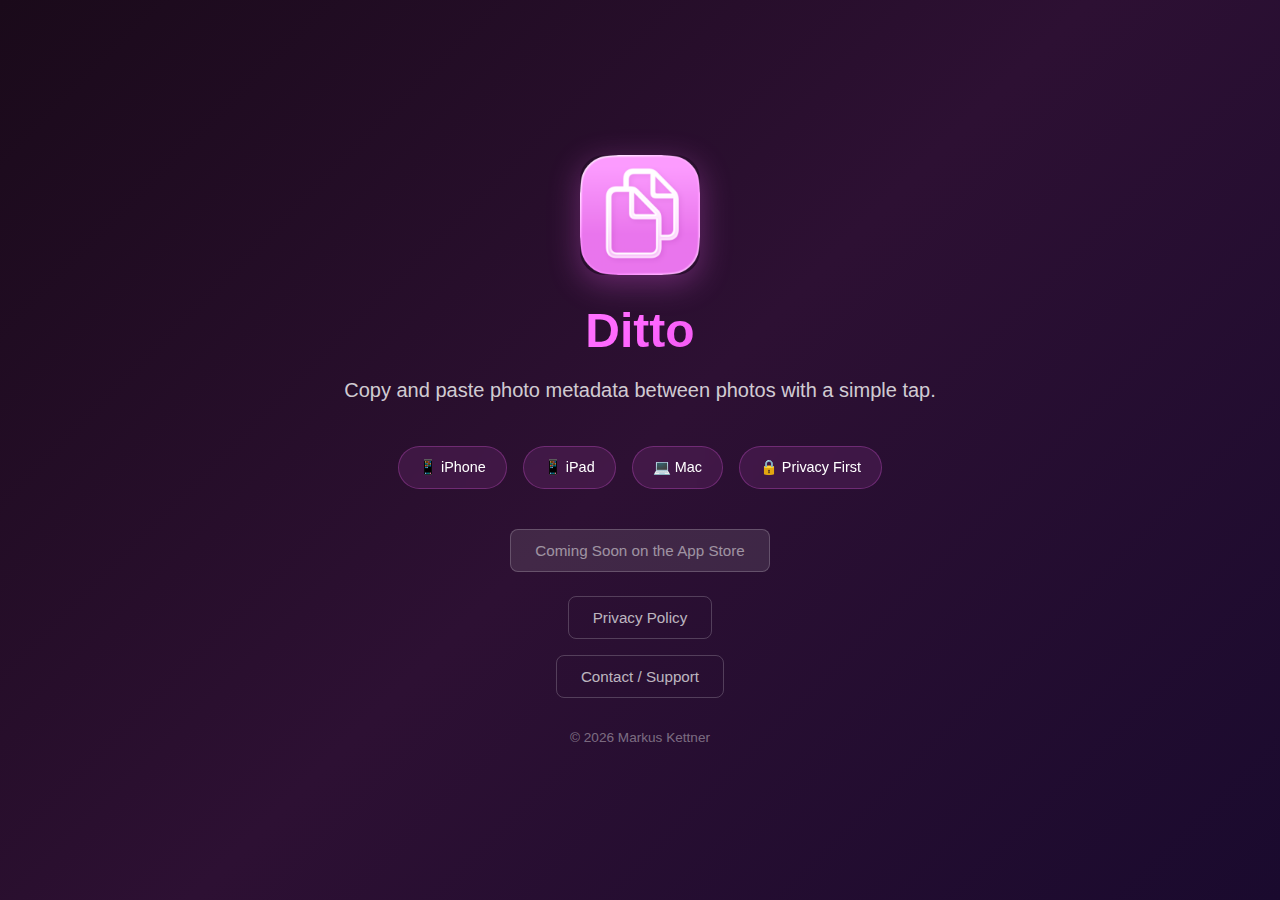
<file: index.html>
<!DOCTYPE html>
<html lang="en">

<head>
    <meta charset="UTF-8">
    <meta name="viewport" content="width=device-width, initial-scale=1.0">
    <title>Ditto - Copy and Paste Photo Metadata</title>
    <meta name="description"
        content="Ditto helps you copy and paste photo metadata between photos with a simple tap. All data is processed on-device for complete privacy.">
    <link rel="icon" type="image/png" href="app-icon.png">
    <link rel="apple-touch-icon" href="app-icon.png">
    <style>
        * {
            margin: 0;
            padding: 0;
            box-sizing: border-box;
        }

        body {
            font-family: -apple-system, BlinkMacSystemFont, 'SF Pro Display', 'Segoe UI', Roboto, Oxygen, Ubuntu, sans-serif;
            min-height: 100vh;
            display: flex;
            flex-direction: column;
            align-items: center;
            justify-content: center;
            background: linear-gradient(135deg, #1a0a1a 0%, #2d1033 50%, #1a0a2e 100%);
            color: #ffffff;
            padding: 2rem;
            text-align: center;
        }

        .container {
            max-width: 600px;
            animation: fadeIn 0.8s ease-out;
        }

        @keyframes fadeIn {
            from {
                opacity: 0;
                transform: translateY(20px);
            }

            to {
                opacity: 1;
                transform: translateY(0);
            }
        }

        .app-icon {
            width: 120px;
            height: 120px;
            border-radius: 24px;
            margin-bottom: 1.5rem;
            box-shadow: 0 8px 32px rgba(255, 102, 255, 0.3);
            animation: pulse 2s ease-in-out infinite;
        }

        @keyframes pulse {

            0%,
            100% {
                transform: scale(1);
            }

            50% {
                transform: scale(1.03);
            }
        }

        h1 {
            font-size: 3rem;
            font-weight: 700;
            margin-bottom: 1rem;
            background: linear-gradient(135deg, #ff99ff 0%, #ff66ff 50%, #cc33cc 100%);
            -webkit-background-clip: text;
            -webkit-text-fill-color: transparent;
            background-clip: text;
        }

        .tagline {
            font-size: 1.25rem;
            color: rgba(255, 255, 255, 0.8);
            margin-bottom: 2.5rem;
            line-height: 1.6;
        }

        .features {
            display: flex;
            flex-wrap: wrap;
            justify-content: center;
            gap: 1rem;
            margin-bottom: 2.5rem;
        }

        .feature {
            background: rgba(255, 102, 255, 0.1);
            backdrop-filter: blur(10px);
            padding: 0.75rem 1.25rem;
            border-radius: 50px;
            font-size: 0.9rem;
            border: 1px solid rgba(255, 102, 255, 0.25);
            transition: transform 0.2s ease, background 0.2s ease;
        }

        .feature:hover {
            transform: translateY(-2px);
            background: rgba(255, 102, 255, 0.2);
        }

        .links {
            display: flex;
            flex-direction: column;
            gap: 1rem;
            align-items: center;
        }

        .privacy-link {
            color: rgba(255, 255, 255, 0.7);
            text-decoration: none;
            font-size: 0.95rem;
            padding: 0.75rem 1.5rem;
            border-radius: 8px;
            transition: all 0.2s ease;
            border: 1px solid rgba(255, 255, 255, 0.2);
        }

        .privacy-link:hover {
            color: #ffffff;
            background: rgba(255, 255, 255, 0.1);
            border-color: rgba(255, 255, 255, 0.4);
        }

        .app-store-badge {
            display: inline-block;
            margin-bottom: 1.5rem;
            transition: transform 0.2s ease, opacity 0.2s ease;
            padding: 0.75rem 1.5rem;
            background: rgba(255, 255, 255, 0.1);
            border-radius: 8px;
            border: 1px solid rgba(255, 255, 255, 0.2);
            color: rgba(255, 255, 255, 0.5);
            font-size: 0.95rem;
            cursor: default;
        }

        footer {
            margin-top: 2rem;
            color: rgba(255, 255, 255, 0.4);
            font-size: 0.85rem;
        }
    </style>
</head>

<body>
    <div class="container">
        <img src="app-icon.png" alt="Ditto App Icon" class="app-icon">
        <h1>Ditto</h1>
        <p class="tagline">Copy and paste photo metadata between photos with a simple tap.</p>

        <div class="features">
            <span class="feature">📱 iPhone</span>
            <span class="feature">📱 iPad</span>
            <span class="feature">💻 Mac</span>
            <span class="feature">🔒 Privacy First</span>
        </div>

        <div class="app-store-badge">
            Coming Soon on the App Store
        </div>

        <div class="links">
            <a href="privacy_policy.html" class="privacy-link">Privacy Policy</a>
            <a href="support.html" class="privacy-link">Contact / Support</a>
        </div>
    </div>

    <footer>
        ©
        <script>document.write(new Date().getFullYear())</script> Markus Kettner
    </footer>
</body>

</html>
</file>
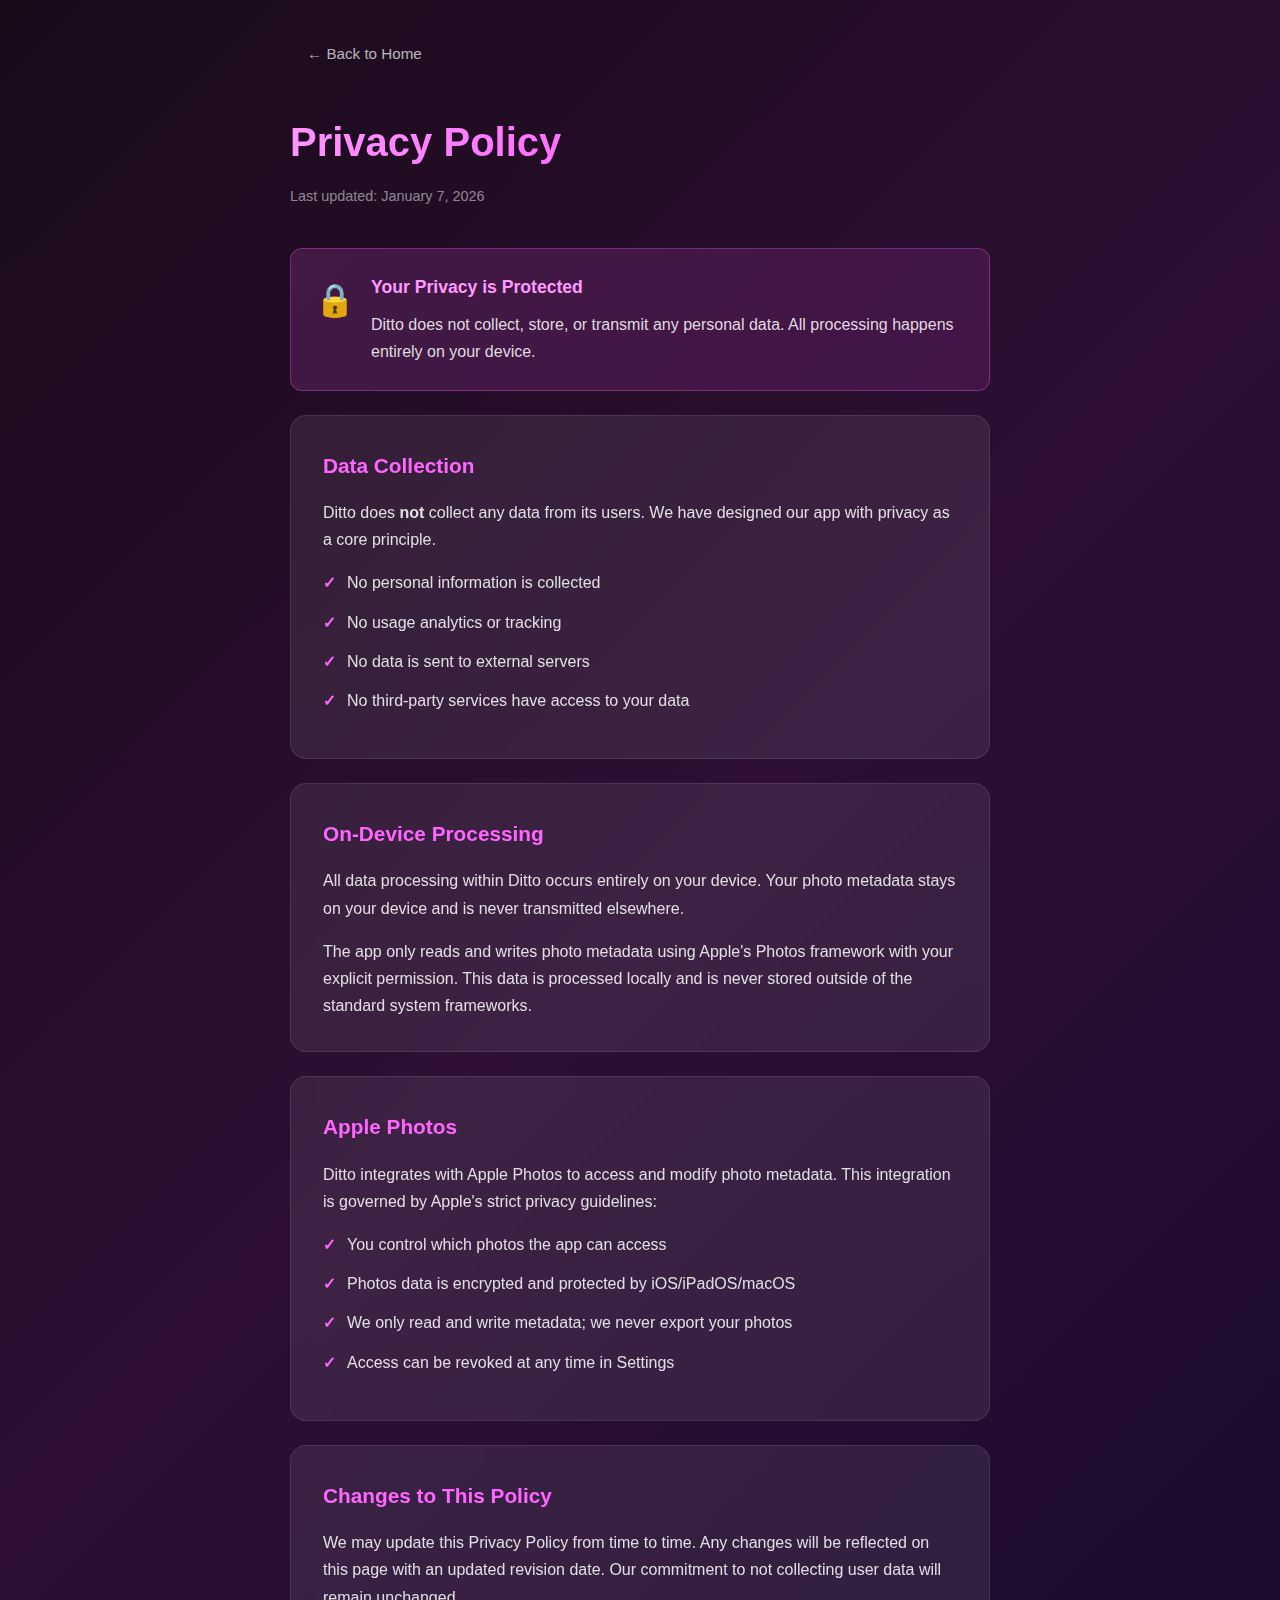
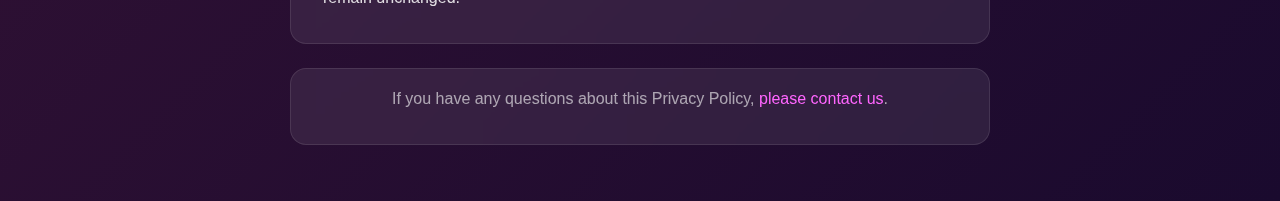
<file: privacy_policy.html>
<!DOCTYPE html>
<html lang="en">

<head>
    <meta charset="UTF-8">
    <meta name="viewport" content="width=device-width, initial-scale=1.0">
    <title>Privacy Policy - Ditto</title>
    <meta name="description" content="Privacy Policy for Ditto app. We do not collect any user data.">
    <link rel="icon" type="image/png" href="app-icon.png">
    <link rel="apple-touch-icon" href="app-icon.png">
    <style>
        * {
            margin: 0;
            padding: 0;
            box-sizing: border-box;
        }

        body {
            font-family: -apple-system, BlinkMacSystemFont, 'SF Pro Display', 'Segoe UI', Roboto, Oxygen, Ubuntu, sans-serif;
            min-height: 100vh;
            background: linear-gradient(135deg, #1a0a1a 0%, #2d1033 50%, #1a0a2e 100%);
            color: #ffffff;
            padding: 2rem;
            line-height: 1.7;
        }

        .container {
            max-width: 700px;
            margin: 0 auto;
            animation: fadeIn 0.8s ease-out;
        }

        @keyframes fadeIn {
            from {
                opacity: 0;
                transform: translateY(20px);
            }

            to {
                opacity: 1;
                transform: translateY(0);
            }
        }

        .back-link {
            display: inline-flex;
            align-items: center;
            gap: 0.5rem;
            color: rgba(255, 255, 255, 0.7);
            text-decoration: none;
            font-size: 0.95rem;
            margin-bottom: 2rem;
            padding: 0.5rem 1rem;
            border-radius: 8px;
            transition: all 0.2s ease;
            border: 1px solid transparent;
        }

        .back-link:hover {
            color: #ffffff;
            background: rgba(255, 255, 255, 0.1);
            border-color: rgba(255, 255, 255, 0.2);
        }

        h1 {
            font-size: 2.5rem;
            font-weight: 700;
            margin-bottom: 0.5rem;
            background: linear-gradient(135deg, #ff99ff 0%, #ff66ff 50%, #cc33cc 100%);
            -webkit-background-clip: text;
            -webkit-text-fill-color: transparent;
            background-clip: text;
        }

        .last-updated {
            color: rgba(255, 255, 255, 0.5);
            font-size: 0.9rem;
            margin-bottom: 2.5rem;
        }

        .policy-card {
            background: rgba(255, 255, 255, 0.08);
            backdrop-filter: blur(10px);
            border-radius: 16px;
            padding: 2rem;
            margin-bottom: 1.5rem;
            border: 1px solid rgba(255, 255, 255, 0.1);
        }

        .policy-card h2 {
            font-size: 1.3rem;
            font-weight: 600;
            margin-bottom: 1rem;
            color: #ff66ff;
        }

        .policy-card p {
            color: rgba(255, 255, 255, 0.85);
            margin-bottom: 1rem;
        }

        .policy-card p:last-child {
            margin-bottom: 0;
        }

        .highlight-box {
            background: linear-gradient(135deg, rgba(255, 102, 255, 0.15) 0%, rgba(204, 51, 204, 0.15) 100%);
            border: 1px solid rgba(255, 102, 255, 0.3);
            border-radius: 12px;
            padding: 1.5rem;
            margin-bottom: 1.5rem;
            display: flex;
            align-items: flex-start;
            gap: 1rem;
        }

        .highlight-box .icon {
            font-size: 2rem;
            flex-shrink: 0;
        }

        .highlight-box .content h3 {
            font-size: 1.1rem;
            font-weight: 600;
            margin-bottom: 0.5rem;
            color: #ff99ff;
        }

        .highlight-box .content p {
            color: rgba(255, 255, 255, 0.85);
            margin: 0;
        }

        ul {
            list-style: none;
            padding: 0;
        }

        ul li {
            position: relative;
            padding-left: 1.5rem;
            margin-bottom: 0.75rem;
            color: rgba(255, 255, 255, 0.85);
        }

        ul li::before {
            content: "✓";
            position: absolute;
            left: 0;
            color: #ff66ff;
            font-weight: bold;
        }

        .contact-section {
            text-align: center;
            padding-top: 1rem;
        }

        .contact-section p {
            color: rgba(255, 255, 255, 0.6);
        }

        .contact-section a {
            color: #ff66ff;
            text-decoration: none;
            transition: color 0.2s ease;
        }

        .contact-section a:hover {
            color: #ff99ff;
        }
    </style>
</head>

<body>
    <div class="container">
        <a href="index.html" class="back-link">← Back to Home</a>

        <h1>Privacy Policy</h1>
        <p class="last-updated">Last updated: January 7, 2026</p>

        <div class="highlight-box">
            <div class="icon">🔒</div>
            <div class="content">
                <h3>Your Privacy is Protected</h3>
                <p>Ditto does not collect, store, or transmit any personal data. All processing happens
                    entirely on your device.</p>
            </div>
        </div>

        <div class="policy-card">
            <h2>Data Collection</h2>
            <p>Ditto does <strong>not</strong> collect any data from its users. We have designed our app with
                privacy as a core principle.</p>
            <ul>
                <li>No personal information is collected</li>
                <li>No usage analytics or tracking</li>
                <li>No data is sent to external servers</li>
                <li>No third-party services have access to your data</li>
            </ul>
        </div>

        <div class="policy-card">
            <h2>On-Device Processing</h2>
            <p>All data processing within Ditto occurs entirely on your device. Your photo metadata stays on your device
                and is never transmitted elsewhere.</p>
            <p>The app only reads and writes photo metadata using Apple's Photos framework with your explicit
                permission. This data is processed locally and is never stored outside of the standard system
                frameworks.</p>
        </div>

        <div class="policy-card">
            <h2>Apple Photos</h2>
            <p>Ditto integrates with Apple Photos to access and modify photo metadata. This integration is governed
                by Apple's strict privacy guidelines:</p>
            <ul>
                <li>You control which photos the app can access</li>
                <li>Photos data is encrypted and protected by iOS/iPadOS/macOS</li>
                <li>We only read and write metadata; we never export your photos</li>
                <li>Access can be revoked at any time in Settings</li>
            </ul>
        </div>

        <div class="policy-card">
            <h2>Changes to This Policy</h2>
            <p>We may update this Privacy Policy from time to time. Any changes will be reflected on this page with an
                updated revision date. Our commitment to not collecting user data will remain unchanged.</p>
        </div>

        <div class="policy-card contact-section">
            <p>If you have any questions about this Privacy Policy, <a href="support.html">please contact us</a>.</p>
        </div>
    </div>
</body>

</html>
</file>
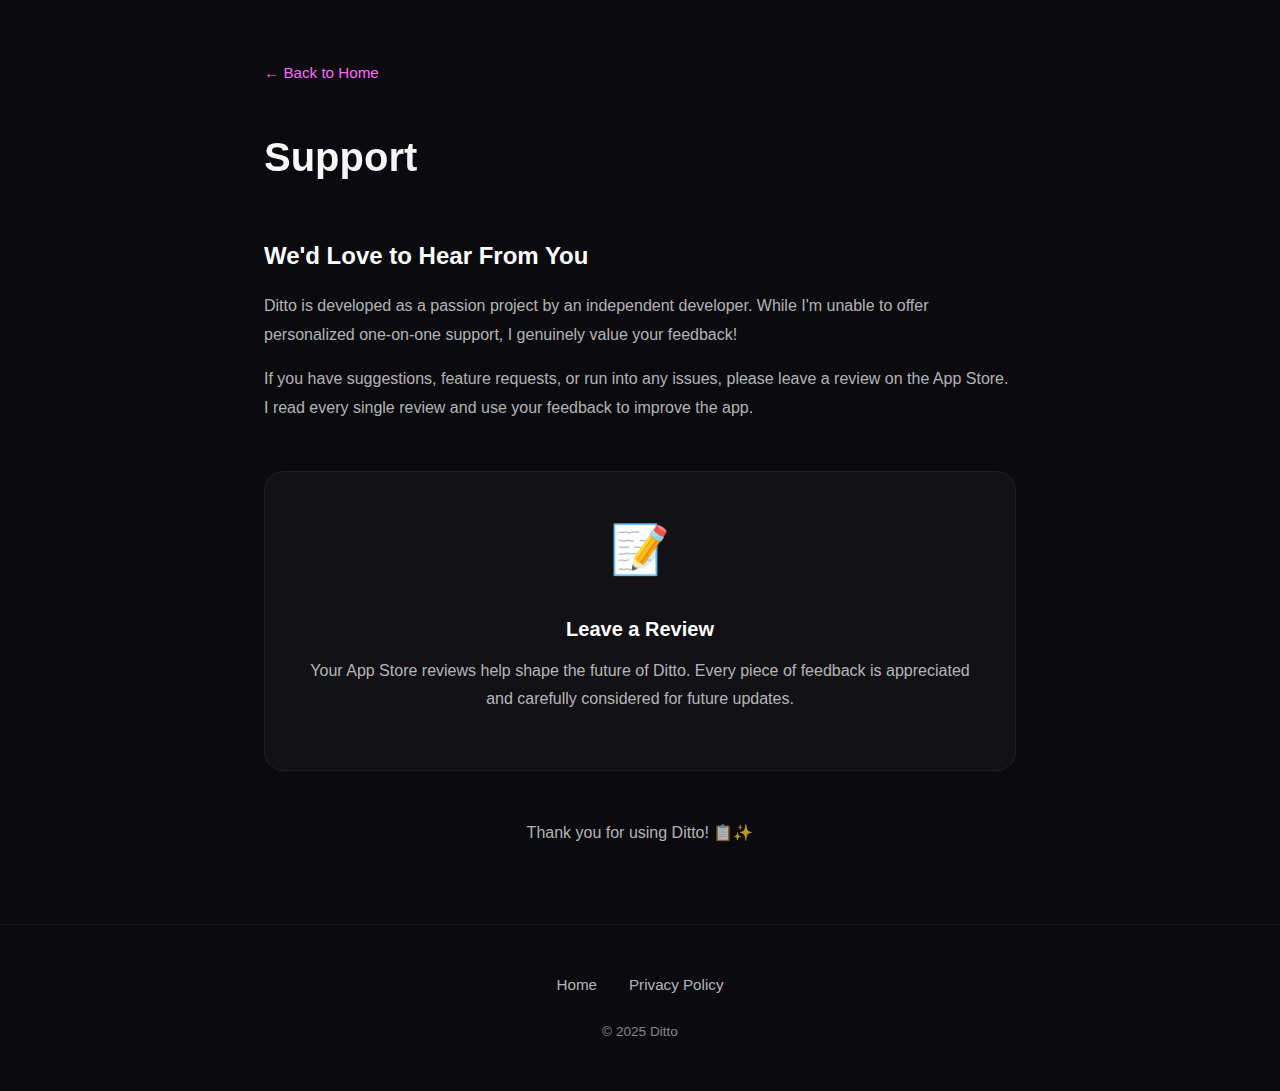
<file: support.html>
<!DOCTYPE html>
<html lang="en">

<head>
    <meta charset="UTF-8">
    <meta name="viewport" content="width=device-width, initial-scale=1.0">
    <title>Support - Ditto</title>
    <meta name="description"
        content="Get support for Ditto - Contact us with questions, feedback, or feature requests.">
    <link rel="stylesheet" href="styles.css">
    <link rel="icon" type="image/png" href="favicon.png">
</head>

<body>
    <main class="subpage container">
        <a href="index.html" class="back-link">← Back to Home</a>

        <h1>Support</h1>

        <h2>We'd Love to Hear From You</h2>
        <p>Ditto is developed as a passion project by an independent developer. While I'm unable to offer personalized
            one-on-one support, I genuinely value your feedback!</p>
        <p>If you have suggestions, feature requests, or run into any issues, please leave a review on the App Store. I
            read every single review and use your feedback to improve the app.</p>

        <div class="cta-section">
            <div class="emoji-large">📝</div>
            <h3>Leave a Review</h3>
            <p>Your App Store reviews help shape the future of Ditto. Every piece of feedback is appreciated and
                carefully considered for future updates.</p>
        </div>

        <p style="text-align: center; margin-top: 48px;">Thank you for using Ditto! 📋✨</p>
    </main>

    <footer class="footer">
        <nav class="footer-links">
            <a href="index.html">Home</a>
            <a href="privacy_policy.html">Privacy Policy</a>
        </nav>
        <p class="copyright">© 2025 Ditto</p>
    </footer>
</body>

</html>
</file>
<file: styles.css>
/* Ditto Website Styles */
/* Accent Color: #FF66FF */

:root {
    --accent: #FF66FF;
    --accent-light: #FF99FF;
    --accent-dark: #CC33CC;
    --bg-primary: #0a0a0f;
    --bg-secondary: #12121a;
    --text-primary: #ffffff;
    --text-secondary: rgba(255, 255, 255, 0.7);
    --text-muted: rgba(255, 255, 255, 0.5);
}

* {
    margin: 0;
    padding: 0;
    box-sizing: border-box;
}

html {
    scroll-behavior: smooth;
}

body {
    font-family: -apple-system, BlinkMacSystemFont, 'SF Pro Display', 'Segoe UI', Roboto, Helvetica, Arial, sans-serif;
    background: var(--bg-primary);
    color: var(--text-primary);
    line-height: 1.6;
    min-height: 100vh;
}

/* Main Container */
.container {
    max-width: 800px;
    margin: 0 auto;
    padding: 0 24px;
}

/* Hero Section */
.hero {
    min-height: 100vh;
    display: flex;
    flex-direction: column;
    align-items: center;
    justify-content: center;
    text-align: center;
    padding: 60px 24px;
    background:
        radial-gradient(ellipse at 50% 0%, rgba(255, 102, 255, 0.15) 0%, transparent 50%),
        radial-gradient(ellipse at 80% 50%, rgba(255, 102, 255, 0.08) 0%, transparent 40%),
        var(--bg-primary);
}

.app-icon {
    width: 160px;
    height: 160px;
    border-radius: 36px;
    margin-bottom: 32px;
    box-shadow:
        0 20px 60px rgba(255, 102, 255, 0.3),
        0 0 0 1px rgba(255, 255, 255, 0.1);
}

.app-title {
    font-size: 4rem;
    font-weight: 700;
    letter-spacing: -0.02em;
    margin-bottom: 16px;
    background: linear-gradient(135deg, #fff 0%, rgba(255, 255, 255, 0.8) 100%);
    -webkit-background-clip: text;
    -webkit-text-fill-color: transparent;
    background-clip: text;
}

.tagline {
    font-size: 1.5rem;
    color: var(--text-secondary);
    max-width: 500px;
    margin-bottom: 40px;
    font-weight: 400;
}

.platforms {
    display: flex;
    gap: 12px;
    margin-bottom: 48px;
    flex-wrap: wrap;
    justify-content: center;
}

.platform-badge {
    display: flex;
    align-items: center;
    gap: 6px;
    padding: 8px 16px;
    background: rgba(255, 255, 255, 0.05);
    border: 1px solid rgba(255, 255, 255, 0.1);
    border-radius: 20px;
    font-size: 0.9rem;
    color: var(--text-secondary);
}

.platform-badge svg {
    width: 16px;
    height: 16px;
    fill: currentColor;
}

/* App Store Button */
.app-store-btn {
    display: inline-flex;
    align-items: center;
    gap: 12px;
    padding: 14px 28px;
    background: var(--text-primary);
    color: var(--bg-primary);
    text-decoration: none;
    border-radius: 12px;
    font-weight: 600;
    font-size: 1.1rem;
    transition: all 0.3s ease;
    border: none;
    cursor: pointer;
    opacity: 0.5;
}

.app-store-btn:hover {
    transform: translateY(-2px);
    box-shadow: 0 10px 30px rgba(255, 102, 255, 0.3);
}

.app-store-btn svg {
    width: 24px;
    height: 24px;
}

.app-store-btn.coming-soon {
    cursor: default;
}

.app-store-btn.coming-soon:hover {
    transform: none;
    box-shadow: none;
}

/* Features Section */
.features {
    padding: 80px 24px;
    background: var(--bg-secondary);
}

.features-grid {
    display: grid;
    grid-template-columns: repeat(auto-fit, minmax(280px, 1fr));
    gap: 32px;
    max-width: 900px;
    margin: 0 auto;
}

.feature-card {
    padding: 32px;
    background: rgba(255, 255, 255, 0.03);
    border: 1px solid rgba(255, 255, 255, 0.06);
    border-radius: 20px;
    text-align: center;
    transition: all 0.3s ease;
}

.feature-card:hover {
    background: rgba(255, 255, 255, 0.05);
    border-color: rgba(255, 102, 255, 0.2);
    transform: translateY(-4px);
}

.feature-icon {
    font-size: 48px;
    margin-bottom: 20px;
}

.feature-card h3 {
    font-size: 1.25rem;
    font-weight: 600;
    margin-bottom: 12px;
    color: var(--text-primary);
}

.feature-card p {
    color: var(--text-secondary);
    font-size: 0.95rem;
    line-height: 1.7;
}

/* Footer */
.footer {
    padding: 48px 24px;
    text-align: center;
    background: var(--bg-primary);
    border-top: 1px solid rgba(255, 255, 255, 0.06);
}

.footer-links {
    display: flex;
    gap: 32px;
    justify-content: center;
    margin-bottom: 24px;
    flex-wrap: wrap;
}

.footer-links a {
    color: var(--text-secondary);
    text-decoration: none;
    font-size: 0.95rem;
    transition: color 0.2s ease;
}

.footer-links a:hover {
    color: var(--accent);
}

.copyright {
    color: var(--text-muted);
    font-size: 0.85rem;
}

/* Subpage Styles */
.subpage {
    padding: 60px 24px;
    min-height: 100vh;
}

.back-link {
    display: inline-flex;
    align-items: center;
    gap: 8px;
    color: var(--accent);
    text-decoration: none;
    font-size: 0.95rem;
    margin-bottom: 40px;
    transition: opacity 0.2s ease;
}

.back-link:hover {
    opacity: 0.8;
}

.subpage h1 {
    font-size: 2.5rem;
    font-weight: 700;
    margin-bottom: 12px;
    background: linear-gradient(135deg, #fff 0%, rgba(255, 255, 255, 0.8) 100%);
    -webkit-background-clip: text;
    -webkit-text-fill-color: transparent;
    background-clip: text;
}

.subpage .last-updated {
    color: var(--text-muted);
    font-size: 0.9rem;
    margin-bottom: 48px;
}

.subpage h2 {
    font-size: 1.5rem;
    font-weight: 600;
    margin-top: 48px;
    margin-bottom: 16px;
    color: var(--text-primary);
}

.subpage h3 {
    font-size: 1.25rem;
    font-weight: 600;
    margin-top: 32px;
    margin-bottom: 12px;
    color: var(--accent-light);
}

.subpage p {
    color: var(--text-secondary);
    margin-bottom: 16px;
    line-height: 1.8;
}

.subpage ul {
    list-style: none;
    margin-bottom: 24px;
}

.subpage ul li {
    color: var(--text-secondary);
    padding-left: 24px;
    position: relative;
    margin-bottom: 12px;
    line-height: 1.7;
}

.subpage ul li::before {
    content: '';
    position: absolute;
    left: 0;
    top: 10px;
    width: 6px;
    height: 6px;
    background: var(--accent);
    border-radius: 50%;
}

.subpage a {
    color: var(--accent);
    text-decoration: none;
    transition: opacity 0.2s ease;
}

.subpage a:hover {
    opacity: 0.8;
}

.highlight-box {
    background: rgba(255, 102, 255, 0.1);
    border: 1px solid rgba(255, 102, 255, 0.2);
    border-radius: 16px;
    padding: 24px;
    margin: 32px 0;
}

.highlight-box h3 {
    margin-top: 0;
    color: var(--text-primary);
}

.highlight-box p:last-child {
    margin-bottom: 0;
}

/* Support page specifics */
.emoji-large {
    font-size: 3rem;
    margin-bottom: 24px;
}

.cta-section {
    background: rgba(255, 255, 255, 0.03);
    border: 1px solid rgba(255, 255, 255, 0.06);
    border-radius: 20px;
    padding: 40px;
    text-align: center;
    margin-top: 48px;
}

.cta-section h3 {
    color: var(--text-primary);
    margin-top: 0;
}

/* Responsive */
@media (max-width: 640px) {
    .app-title {
        font-size: 2.5rem;
    }

    .tagline {
        font-size: 1.2rem;
    }

    .subpage h1 {
        font-size: 2rem;
    }

    .feature-card {
        padding: 24px;
    }

    .platforms {
        gap: 8px;
    }

    .platform-badge {
        padding: 6px 12px;
        font-size: 0.85rem;
    }
}
</file>
